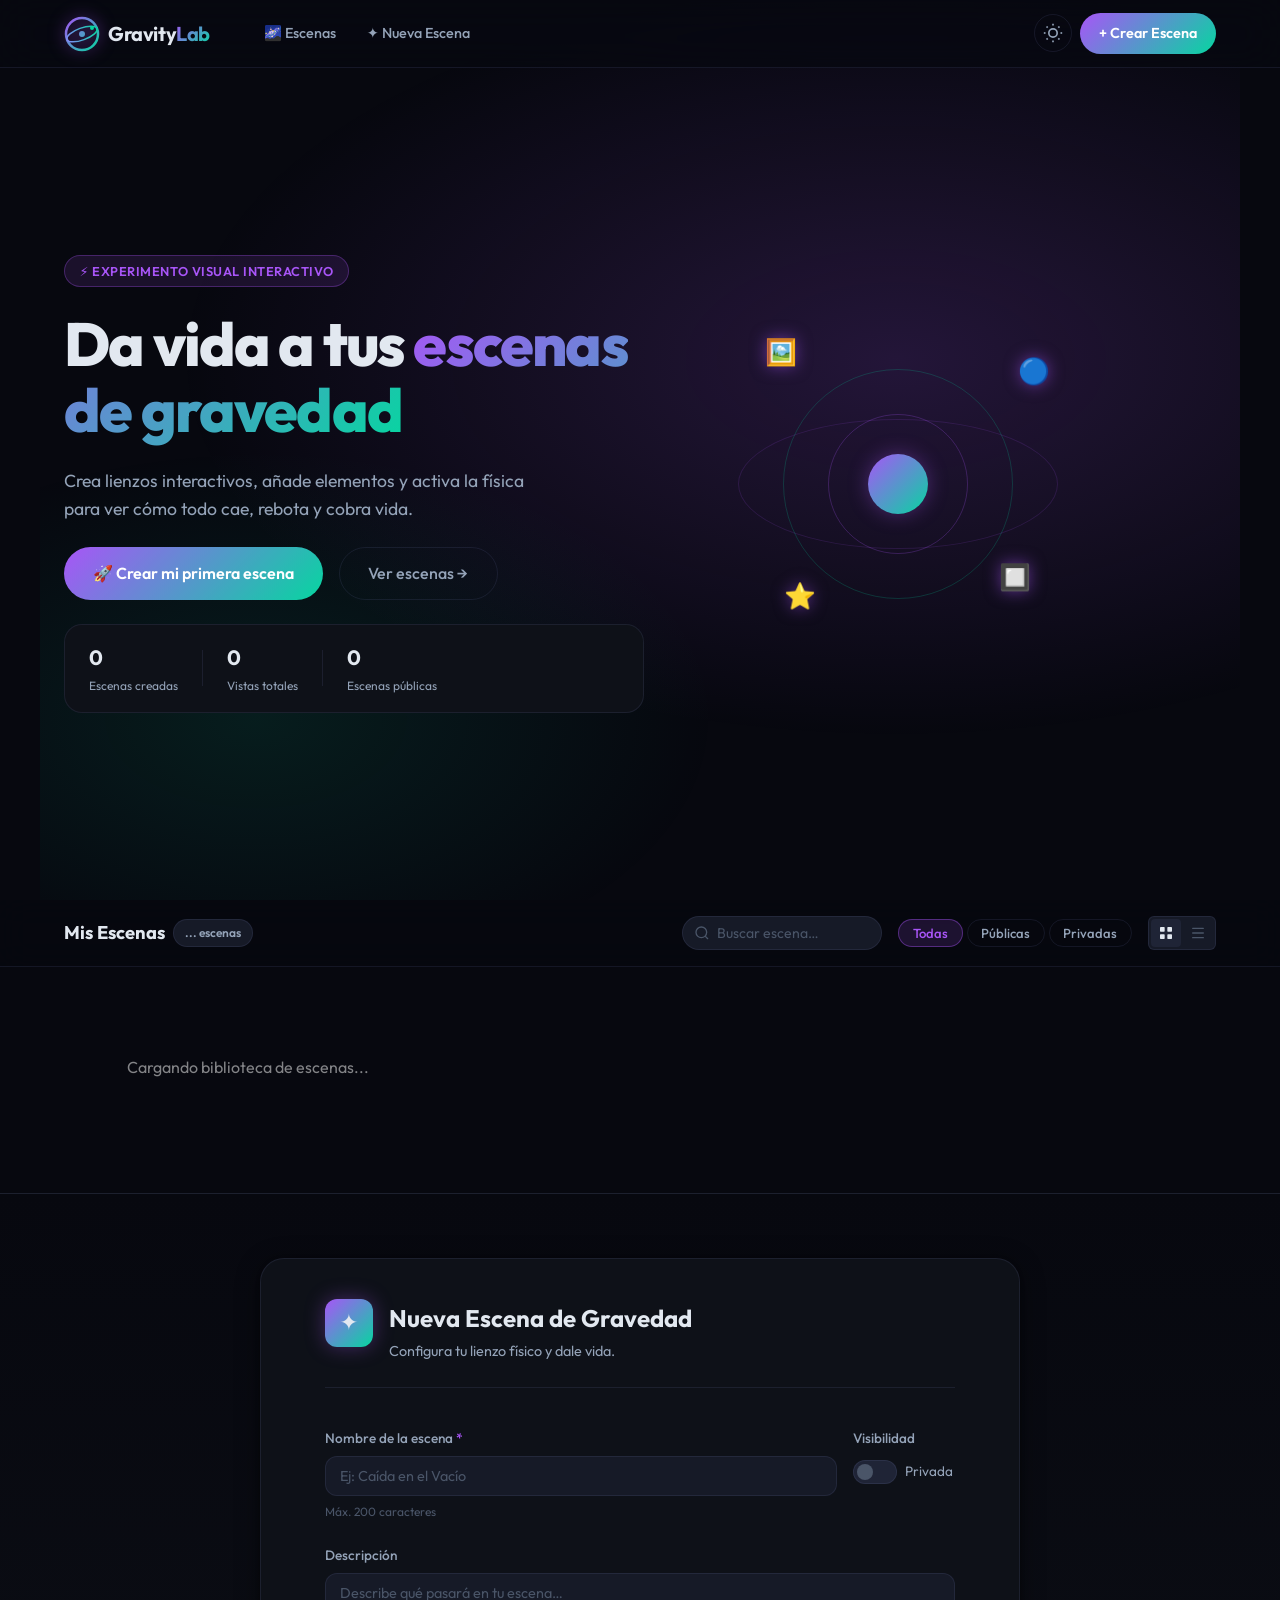
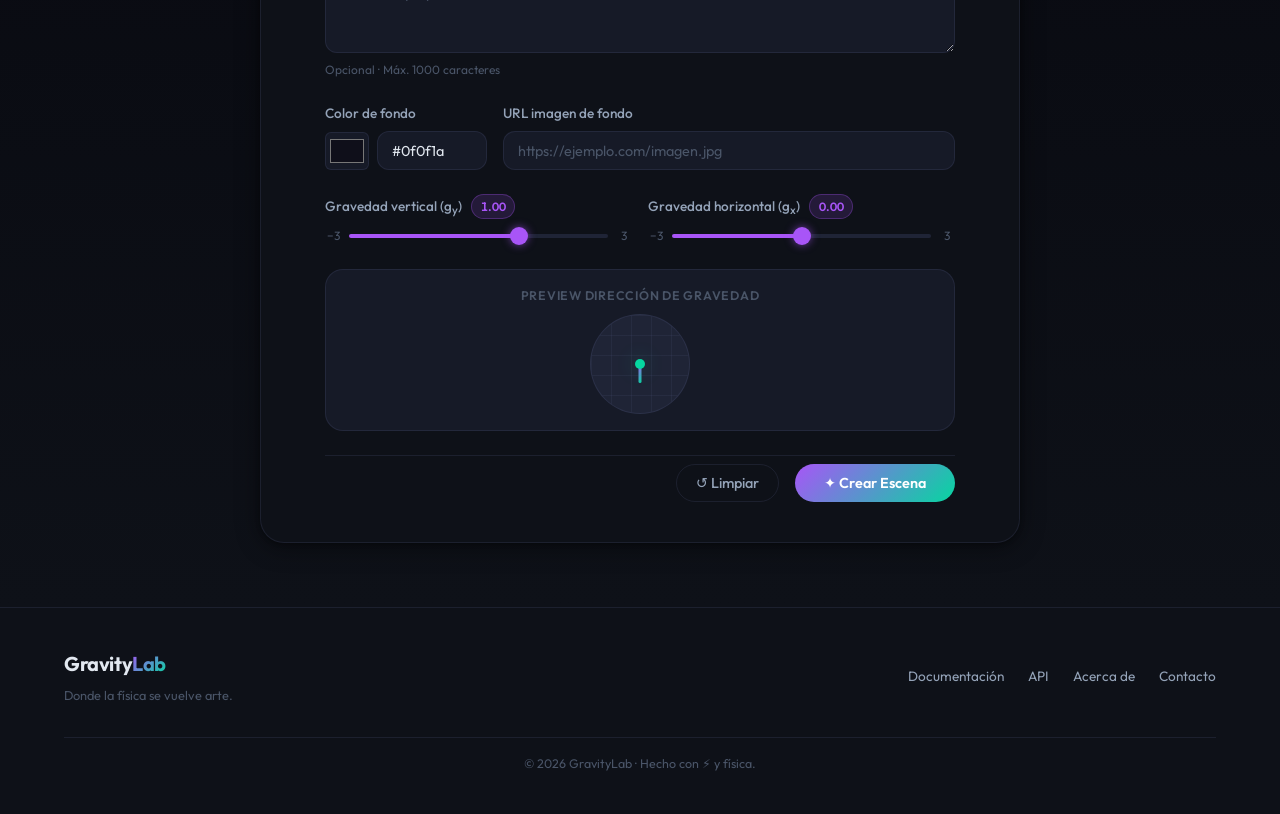
<file: index.html>
<!DOCTYPE html>
<html lang="es">
<head>
  <meta charset="UTF-8" />
  <meta name="viewport" content="width=device-width, initial-scale=1.0" />
  <meta name="description" content="GravityLab — Crea y gestiona escenas de experimentos visuales con efectos de gravedad interactivos." />
  <title>GravityLab — Experimento Visual de Gravedad</title>
  <link rel="stylesheet" href="css/styles.css?v=2" />
  <link rel="preconnect" href="https://fonts.googleapis.com" />
  <link rel="preconnect" href="https://fonts.gstatic.com" crossorigin />
  <link href="https://fonts.googleapis.com/css2?family=Outfit:wght@300;400;500;600;700;800&display=swap" rel="stylesheet" />
</head>
<body>

  <!-- ===================== PARTÍCULAS DE FONDO ===================== -->
  <div class="bg-particles" aria-hidden="true">
    <span class="particle" style="--x:10%;--d:4s;--s:6px"></span>
    <span class="particle" style="--x:25%;--d:6s;--s:4px"></span>
    <span class="particle" style="--x:40%;--d:5s;--s:8px"></span>
    <span class="particle" style="--x:55%;--d:7s;--s:3px"></span>
    <span class="particle" style="--x:70%;--d:4.5s;--s:5px"></span>
    <span class="particle" style="--x:85%;--d:6.5s;--s:7px"></span>
    <span class="particle" style="--x:93%;--d:5.5s;--s:4px"></span>
    <span class="particle" style="--x:5%;--d:8s;--s:3px"></span>
  </div>

  <!-- ===================== NAVBAR ===================== -->
  <header class="navbar" id="navbar">
    <div class="nav-container">
      <a href="index.html" class="nav-brand" id="nav-logo">
        <div class="nav-logo-icon">
          <svg viewBox="0 0 36 36" fill="none" xmlns="http://www.w3.org/2000/svg">
            <circle cx="18" cy="18" r="16" stroke="url(#grad1)" stroke-width="2.5"/>
            <ellipse cx="18" cy="18" rx="16" ry="6" stroke="url(#grad2)" stroke-width="1.5" transform="rotate(-20 18 18)"/>
            <circle cx="18" cy="18" r="3" fill="url(#grad1)"/>
            <circle cx="28" cy="12" r="2" fill="#06d6a0"/>
            <defs>
              <linearGradient id="grad1" x1="2" y1="2" x2="34" y2="34" gradientUnits="userSpaceOnUse">
                <stop stop-color="#a855f7"/>
                <stop offset="1" stop-color="#06d6a0"/>
              </linearGradient>
              <linearGradient id="grad2" x1="2" y1="18" x2="34" y2="18" gradientUnits="userSpaceOnUse">
                <stop stop-color="#818cf8"/>
                <stop offset="1" stop-color="#06d6a0"/>
              </linearGradient>
            </defs>
          </svg>
        </div>
        <span class="nav-brand-text">Gravity<em>Lab</em></span>
      </a>

      <nav class="nav-links" role="navigation" aria-label="Menú principal">
        <a href="#escenas" class="nav-link active" id="nav-escenas">🌌 Escenas</a>
        <a href="#nueva-escena" class="nav-link" id="nav-nueva">✦ Nueva Escena</a>
      </nav>

      <div class="nav-actions">
        <button class="btn-icon" id="btn-theme" title="Cambiar tema" aria-label="Alternar modo claro/oscuro">
          <svg width="20" height="20" viewBox="0 0 24 24" fill="none" stroke="currentColor" stroke-width="2">
            <circle cx="12" cy="12" r="5"/>
            <line x1="12" y1="1" x2="12" y2="3"/>
            <line x1="12" y1="21" x2="12" y2="23"/>
            <line x1="4.22" y1="4.22" x2="5.64" y2="5.64"/>
            <line x1="18.36" y1="18.36" x2="19.78" y2="19.78"/>
            <line x1="1" y1="12" x2="3" y2="12"/>
            <line x1="21" y1="12" x2="23" y2="12"/>
            <line x1="4.22" y1="19.78" x2="5.64" y2="18.36"/>
            <line x1="18.36" y1="5.64" x2="19.78" y2="4.22"/>
          </svg>
        </button>
        <a href="#nueva-escena" class="btn-primary" id="nav-cta">+ Crear Escena</a>
        <button class="nav-hamburger" id="nav-hamburger" aria-label="Abrir menú" aria-expanded="false">
          <span></span><span></span><span></span>
        </button>
      </div>
    </div>
  </header>

  <!-- ===================== HERO ===================== -->
  <section class="hero" id="hero">
    <div class="hero-content">
      <div class="hero-badge">⚡ Experimento Visual Interactivo</div>
      <h1 class="hero-title">Da vida a tus <span class="gradient-text">escenas de gravedad</span></h1>
      <p class="hero-subtitle">
        Crea lienzos interactivos, añade elementos y activa la física para ver cómo todo cae, rebota y cobra vida.
      </p>
      <div class="hero-cta">
        <a href="#nueva-escena" class="btn-primary btn-lg" id="hero-cta-btn">🚀 Crear mi primera escena</a>
        <a href="#escenas" class="btn-ghost btn-lg" id="hero-explore-btn">Ver escenas →</a>
      </div>
      <div class="hero-stats" aria-label="Estadísticas">
        <div class="stat"><strong id="hero-scenes-count">0</strong><span>Escenas creadas</span></div>
        <div class="stat-divider"></div>
        <div class="stat"><strong id="hero-views-count">0</strong><span>Vistas totales</span></div>
        <div class="stat-divider"></div>
        <div class="stat"><strong id="hero-public-count">0</strong><span>Escenas públicas</span></div>
      </div>
    </div>
    <div class="hero-visual" aria-hidden="true">
      <div class="orbit-ring ring-1"></div>
      <div class="orbit-ring ring-2"></div>
      <div class="orbit-ring ring-3"></div>
      <div class="gravity-core"></div>
      <div class="floating-el el-1">🖼️</div>
      <div class="floating-el el-2">🔵</div>
      <div class="floating-el el-3">⭐</div>
      <div class="floating-el el-4">🔲</div>
    </div>
  </section>

  <!-- ===================== FILTROS ===================== -->
  <section class="filters-bar" id="escenas">
    <div class="container">
      <div class="filters-left">
        <h2 class="section-title">Mis Escenas</h2>
        <span class="badge-count" id="total-count">... escenas</span>
      </div>
      <div class="filters-right">
        <div class="search-wrap">
          <svg class="search-icon" width="16" height="16" viewBox="0 0 24 24" fill="none" stroke="currentColor" stroke-width="2"><circle cx="11" cy="11" r="8"/><line x1="21" y1="21" x2="16.65" y2="16.65"/></svg>
          <input type="search" id="search-input" placeholder="Buscar escena…" class="search-input" aria-label="Buscar escenas" />
        </div>
        <div class="filter-chips" role="group" aria-label="Filtrar por visibilidad">
          <button class="chip chip-active" id="chip-todas" data-filter="todas">Todas</button>
          <button class="chip" id="chip-publicas" data-filter="publicas">Públicas</button>
          <button class="chip" id="chip-privadas" data-filter="privadas">Privadas</button>
        </div>
        <div class="view-toggle" role="group" aria-label="Modo de vista">
          <button class="view-btn active" id="view-grid" title="Vista cuadrícula" aria-pressed="true">
            <svg width="16" height="16" viewBox="0 0 24 24" fill="currentColor"><rect x="3" y="3" width="7" height="7" rx="1"/><rect x="14" y="3" width="7" height="7" rx="1"/><rect x="3" y="14" width="7" height="7" rx="1"/><rect x="14" y="14" width="7" height="7" rx="1"/></svg>
          </button>
          <button class="view-btn" id="view-list" title="Vista lista" aria-pressed="false">
            <svg width="16" height="16" viewBox="0 0 24 24" fill="currentColor"><rect x="3" y="4" width="18" height="2" rx="1"/><rect x="3" y="11" width="18" height="2" rx="1"/><rect x="3" y="18" width="18" height="2" rx="1"/></svg>
          </button>
        </div>
      </div>
    </div>
  </section>

  <!-- ===================== LISTADO DE ESCENAS ===================== -->
  <main class="main-content">
    <div class="container">
      <div class="scenes-grid" id="scenes-grid" role="list">
        <!-- Cargando... -->
        <p style="text-align:center; padding: 3rem; color: rgba(255,255,255,0.5)">Cargando biblioteca de escenas...</p>
      </div><!-- /scenes-grid -->
    </div><!-- /container -->
  </main>

  <!-- ===================== FORMULARIO NUEVA ESCENA ===================== -->
  <section class="form-section" id="nueva-escena">
    <div class="container">
      <div class="form-wrapper">
        <div class="form-header">
          <div class="form-header-icon">✦</div>
          <div>
            <h2 class="form-title">Nueva Escena de Gravedad</h2>
            <p class="form-subtitle">Configura tu lienzo físico y dale vida.</p>
          </div>
        </div>

        <form class="gl-form" id="form-nueva-escena" novalidate>

          <!-- Nombre + Público -->
          <div class="form-row">
            <div class="form-group form-group-grow">
              <label for="f-nombre" class="form-label">Nombre de la escena <span class="req" aria-hidden="true">*</span></label>
              <input type="text" id="f-nombre" name="nombre" class="form-input"
                     placeholder="Ej: Caída en el Vacío" required maxlength="200"
                     aria-describedby="f-nombre-hint" />
              <span class="form-hint" id="f-nombre-hint">Máx. 200 caracteres</span>
            </div>
            <div class="form-group">
              <label class="form-label" for="f-publica">Visibilidad</label>
              <div class="toggle-wrap" id="f-publica">
                <button type="button" class="toggle-btn" id="toggle-publica" role="switch"
                        aria-checked="false" aria-label="Hacer pública la escena">
                  <span class="toggle-thumb"></span>
                </button>
                <span class="toggle-label" id="toggle-label">Privada</span>
              </div>
            </div>
          </div>

          <!-- Descripción -->
          <div class="form-group">
            <label for="f-descripcion" class="form-label">Descripción</label>
            <textarea id="f-descripcion" name="descripcion" class="form-textarea"
                      placeholder="Describe qué pasará en tu escena…" rows="3" maxlength="1000"
                      aria-describedby="f-desc-hint"></textarea>
            <span class="form-hint" id="f-desc-hint">Opcional · Máx. 1000 caracteres</span>
          </div>

          <!-- Fondo -->
          <div class="form-row">
            <div class="form-group">
              <label for="f-fondo-color" class="form-label">Color de fondo</label>
              <div class="color-input-wrap">
                <input type="color" id="f-fondo-color" name="fondo_color" class="form-color"
                       value="#0f0f1a" aria-label="Seleccionar color de fondo" />
                <input type="text" id="f-fondo-color-text" class="form-input form-input-hex"
                       value="#0f0f1a" maxlength="7" placeholder="#0f0f1a"
                       aria-label="Valor hexadecimal del color" />
              </div>
            </div>
            <div class="form-group form-group-grow">
              <label for="f-fondo-imagen" class="form-label">URL imagen de fondo</label>
              <input type="url" id="f-fondo-imagen" name="fondo_imagen" class="form-input"
                     placeholder="https://ejemplo.com/imagen.jpg" />
            </div>
          </div>

          <!-- Gravedad -->
          <div class="form-row">
            <div class="form-group form-group-grow">
              <label for="f-gravedad-y" class="form-label">
                Gravedad vertical (g<sub>y</sub>)
                <span class="form-value-badge" id="gy-val">1.00</span>
              </label>
              <div class="range-wrap">
                <span class="range-min">−3</span>
                <input type="range" id="f-gravedad-y" name="gravedad_y" class="form-range"
                       min="-3" max="3" step="0.1" value="1.00"
                       aria-describedby="gy-val" />
                <span class="range-max">3</span>
              </div>
            </div>
            <div class="form-group form-group-grow">
              <label for="f-gravedad-x" class="form-label">
                Gravedad horizontal (g<sub>x</sub>)
                <span class="form-value-badge" id="gx-val">0.00</span>
              </label>
              <div class="range-wrap">
                <span class="range-min">−3</span>
                <input type="range" id="f-gravedad-x" name="gravedad_x" class="form-range"
                       min="-3" max="3" step="0.1" value="0.00"
                       aria-describedby="gx-val" />
                <span class="range-max">3</span>
              </div>
            </div>
          </div>

          <!-- Previsualización -->
          <div class="gravity-preview" id="gravity-preview">
            <div class="preview-label">Preview dirección de gravedad</div>
            <div class="preview-canvas">
              <div class="preview-grid"></div>
              <div class="preview-arrow" id="gravity-arrow" style="--gy:1;--gx:0"></div>
              <div class="preview-dot"></div>
            </div>
          </div>

          <!-- Acciones -->
          <div class="form-actions">
            <button type="reset" class="btn-ghost" id="btn-reset-form">↺ Limpiar</button>
            <button type="submit" class="btn-primary btn-submit" id="btn-submit-form">
              <span class="btn-text">✦ Crear Escena</span>
              <span class="btn-loader" aria-hidden="true"></span>
            </button>
          </div>
        </form>

        <div class="success-message" id="success-msg" role="alert" aria-live="polite" hidden>
          <span class="success-icon">🎉</span>
          <p>¡Escena creada con éxito! Redirigiendo al editor…</p>
        </div>
      </div>
    </div>
  </section>

  <!-- ===================== FOOTER ===================== -->
  <footer class="site-footer" id="footer">
    <div class="container footer-inner">
      <div class="footer-brand">
        <span class="nav-brand-text">Gravity<em>Lab</em></span>
        <p class="footer-tagline">Donde la física se vuelve arte.</p>
      </div>
      <nav class="footer-links">
        <a href="doc.html" target="_blank">Documentación</a>
        <a href="api.html" target="_blank">API</a>
        <a href="about.html" target="_blank">Acerca de</a>
        <a href="contact.html" target="_blank">Contacto</a>
      </nav>
      <p class="footer-copy">&copy; 2026 GravityLab · Hecho con ⚡ y física.</p>
    </div>
  </footer>

  <script src="js/app.js?v=3"></script>
</body>
</html>
</file>
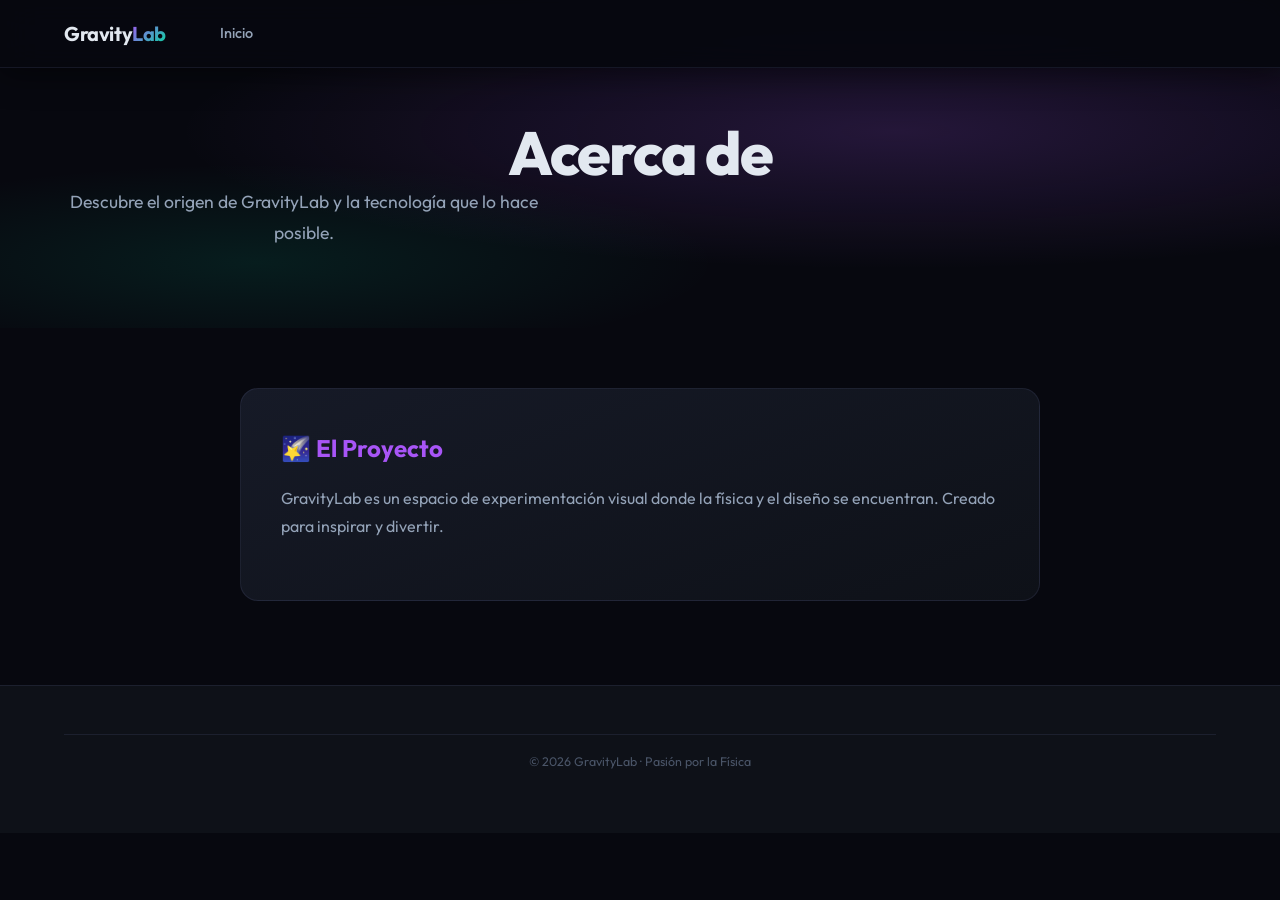
<file: about.html>
<!DOCTYPE html>
<html lang="es">
<head>
  <meta charset="UTF-8" />
  <meta name="viewport" content="width=device-width, initial-scale=1.0" />
  <title>Acerca de — GravityLab</title>
  <link rel="stylesheet" href="css/styles.css?v=2" />
  <link href="https://fonts.googleapis.com/css2?family=Outfit:wght@300;400;500;600;700;800&display=swap" rel="stylesheet" />
  <style>
    .page-header { padding: 120px 0 60px; background: var(--grad-hero); text-align: center; }
    .content-section { padding: 60px 0; max-width: 800px; margin: 0 auto; }
    .card-info { background: var(--grad-card); border: 1px solid var(--clr-border); border-radius: var(--r-lg); padding: var(--space-xl); margin-bottom: var(--space-lg); }
    h2 { color: var(--clr-primary); margin-bottom: 1rem; }
    p { margin-bottom: 1.2rem; color: var(--clr-text-muted); line-height: 1.8; }
  </style>
</head>
<body>
  <header class="navbar scrolled">
    <div class="nav-container">
      <a href="index.html" class="nav-brand">
        <span class="nav-brand-text">Gravity<em>Lab</em></span>
      </a>
      <nav class="nav-links">
        <a href="index.html" class="nav-link">Inicio</a>
      </nav>
    </div>
  </header>

  <section class="page-header">
    <div class="container">
      <h1 class="hero-title">Acerca de</h1>
      <p class="hero-subtitle">Descubre el origen de GravityLab y la tecnología que lo hace posible.</p>
    </div>
  </section>

  <main class="content-section container">
    <div class="card-info">
      <h2>🌠 El Proyecto</h2>
      <p>GravityLab es un espacio de experimentación visual donde la física y el diseño se encuentran. Creado para inspirar y divertir.</p>
    </div>
  </main>

  <footer class="site-footer">
    <div class="container footer-inner" style="justify-content: center;">
      <p class="footer-copy">&copy; 2026 GravityLab · Pasión por la Física</p>
    </div>
  </footer>
</body>
</html>
</file>
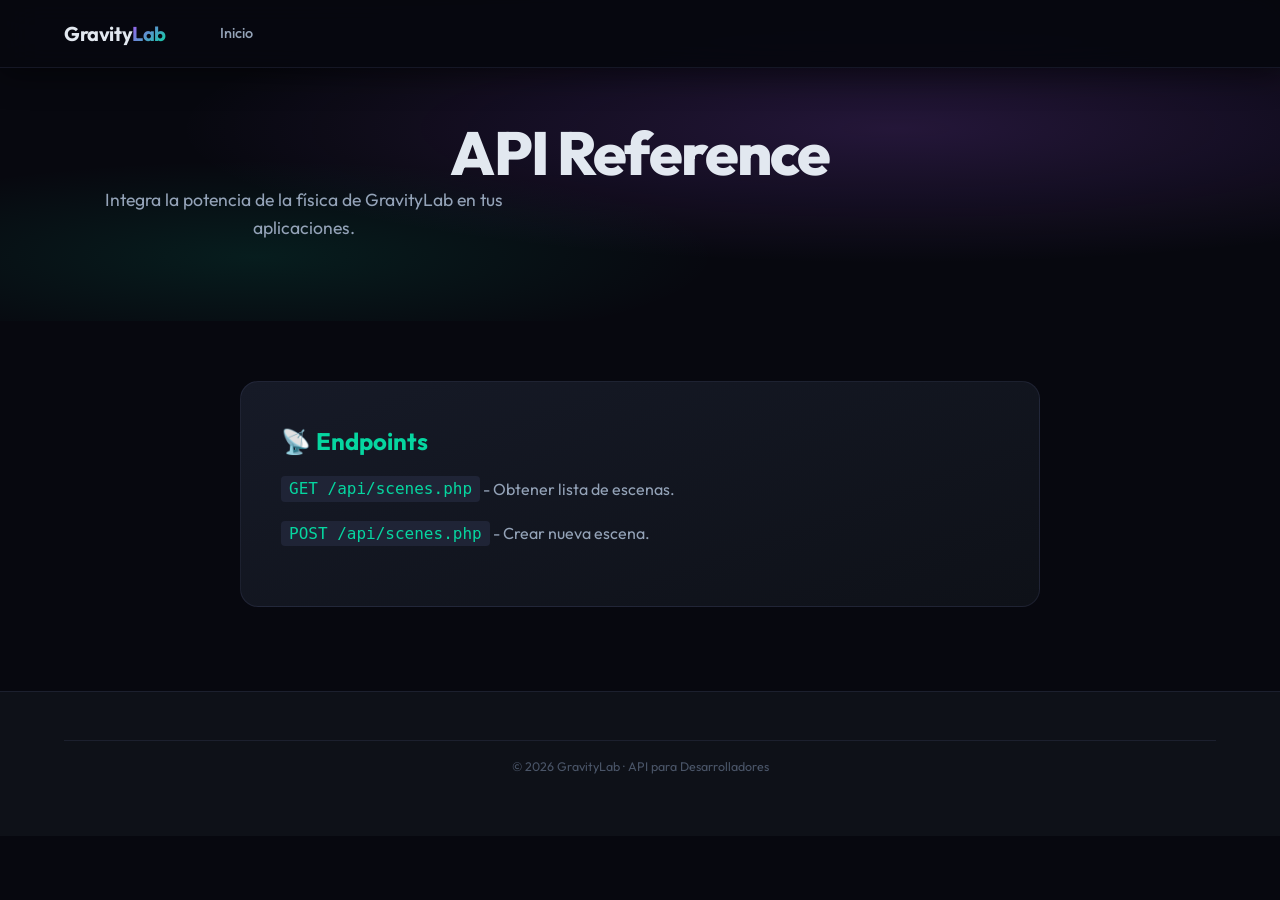
<file: api.html>
<!DOCTYPE html>
<html lang="es">
<head>
  <meta charset="UTF-8" />
  <meta name="viewport" content="width=device-width, initial-scale=1.0" />
  <title>API Reference — GravityLab</title>
  <link rel="stylesheet" href="css/styles.css?v=2" />
  <link href="https://fonts.googleapis.com/css2?family=Outfit:wght@300;400;500;600;700;800&display=swap" rel="stylesheet" />
  <style>
    .page-header { padding: 120px 0 60px; background: var(--grad-hero); text-align: center; }
    .content-section { padding: 60px 0; max-width: 800px; margin: 0 auto; }
    .card-info { background: var(--grad-card); border: 1px solid var(--clr-border); border-radius: var(--r-lg); padding: var(--space-xl); margin-bottom: var(--space-lg); }
    h2 { color: var(--clr-accent); margin-bottom: 1rem; }
    p { margin-bottom: 1.2rem; color: var(--clr-text-muted); }
    code { background: var(--clr-surface-3); padding: 0.2rem 0.5rem; border-radius: 4px; color: var(--clr-accent); font-family: monospace; }
    pre { background: #000; padding: 1rem; border-radius: 8px; overflow-x: auto; color: #0f0; margin-bottom: 1rem; font-size: 0.9rem; }
  </style>
</head>
<body>
  <header class="navbar scrolled">
    <div class="nav-container">
      <a href="index.html" class="nav-brand">
        <span class="nav-brand-text">Gravity<em>Lab</em></span>
      </a>
      <nav class="nav-links">
        <a href="index.html" class="nav-link">Inicio</a>
      </nav>
    </div>
  </header>

  <section class="page-header">
    <div class="container">
      <h1 class="hero-title">API Reference</h1>
      <p class="hero-subtitle">Integra la potencia de la física de GravityLab en tus aplicaciones.</p>
    </div>
  </section>

  <main class="content-section container">
    <div class="card-info">
      <h2>📡 Endpoints</h2>
      <p><code>GET /api/scenes.php</code> - Obtener lista de escenas.</p>
      <p><code>POST /api/scenes.php</code> - Crear nueva escena.</p>
    </div>
  </main>

  <footer class="site-footer">
    <div class="container footer-inner" style="justify-content: center;">
      <p class="footer-copy">&copy; 2026 GravityLab · API para Desarrolladores</p>
    </div>
  </footer>
</body>
</html>
</file>
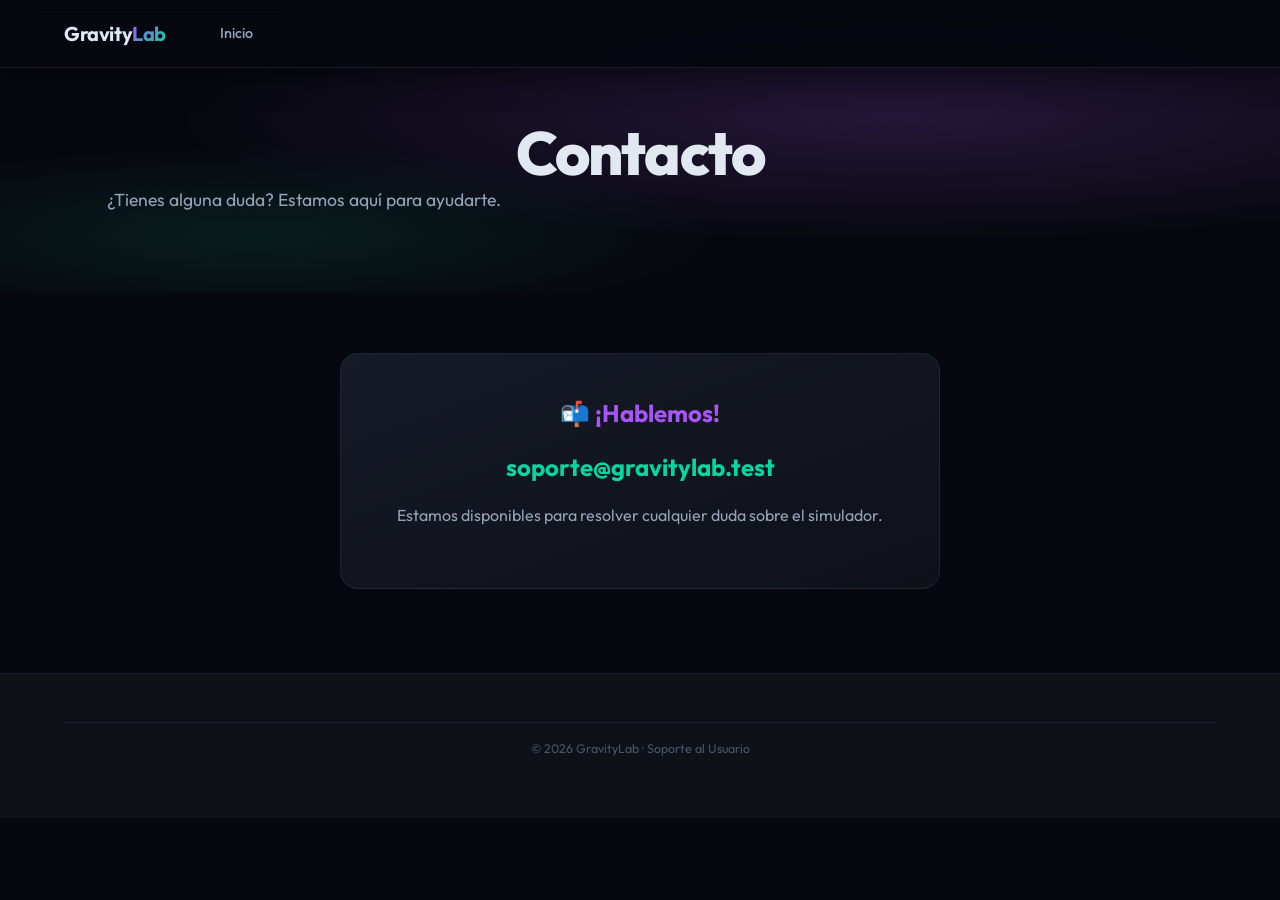
<file: contact.html>
<!DOCTYPE html>
<html lang="es">
<head>
  <meta charset="UTF-8" />
  <meta name="viewport" content="width=device-width, initial-scale=1.0" />
  <title>Contacto — GravityLab</title>
  <link rel="stylesheet" href="css/styles.css?v=2" />
  <link href="https://fonts.googleapis.com/css2?family=Outfit:wght@300;400;500;600;700;800&display=swap" rel="stylesheet" />
  <style>
    .page-header { padding: 120px 0 60px; background: var(--grad-hero); text-align: center; }
    .content-section { padding: 60px 0; max-width: 600px; margin: 0 auto; }
    .card-info { background: var(--grad-card); border: 1px solid var(--clr-border); border-radius: var(--r-lg); padding: var(--space-xl); margin-bottom: var(--space-lg); text-align: center; }
    h2 { color: var(--clr-primary); margin-bottom: 1rem; }
    p { margin-bottom: 1.2rem; color: var(--clr-text-muted); }
    .contact-email { font-size: 1.5rem; color: var(--clr-accent); font-weight: bold; margin: 1rem 0; display: block; }
  </style>
</head>
<body>
  <header class="navbar scrolled">
    <div class="nav-container">
      <a href="index.html" class="nav-brand">
        <span class="nav-brand-text">Gravity<em>Lab</em></span>
      </a>
      <nav class="nav-links">
        <a href="index.html" class="nav-link">Inicio</a>
      </nav>
    </div>
  </header>

  <section class="page-header">
    <div class="container">
      <h1 class="hero-title">Contacto</h1>
      <p class="hero-subtitle">¿Tienes alguna duda? Estamos aquí para ayudarte.</p>
    </div>
  </section>

  <main class="content-section container">
    <div class="card-info">
      <h2>📬 ¡Hablemos!</h2>
      <a href="mailto:soporte@gravitylab.test" class="contact-email">soporte@gravitylab.test</a>
      <p>Estamos disponibles para resolver cualquier duda sobre el simulador.</p>
    </div>
  </main>

  <footer class="site-footer">
    <div class="container footer-inner" style="justify-content: center;">
      <p class="footer-copy">&copy; 2026 GravityLab · Soporte al Usuario</p>
    </div>
  </footer>
</body>
</html>
</file>
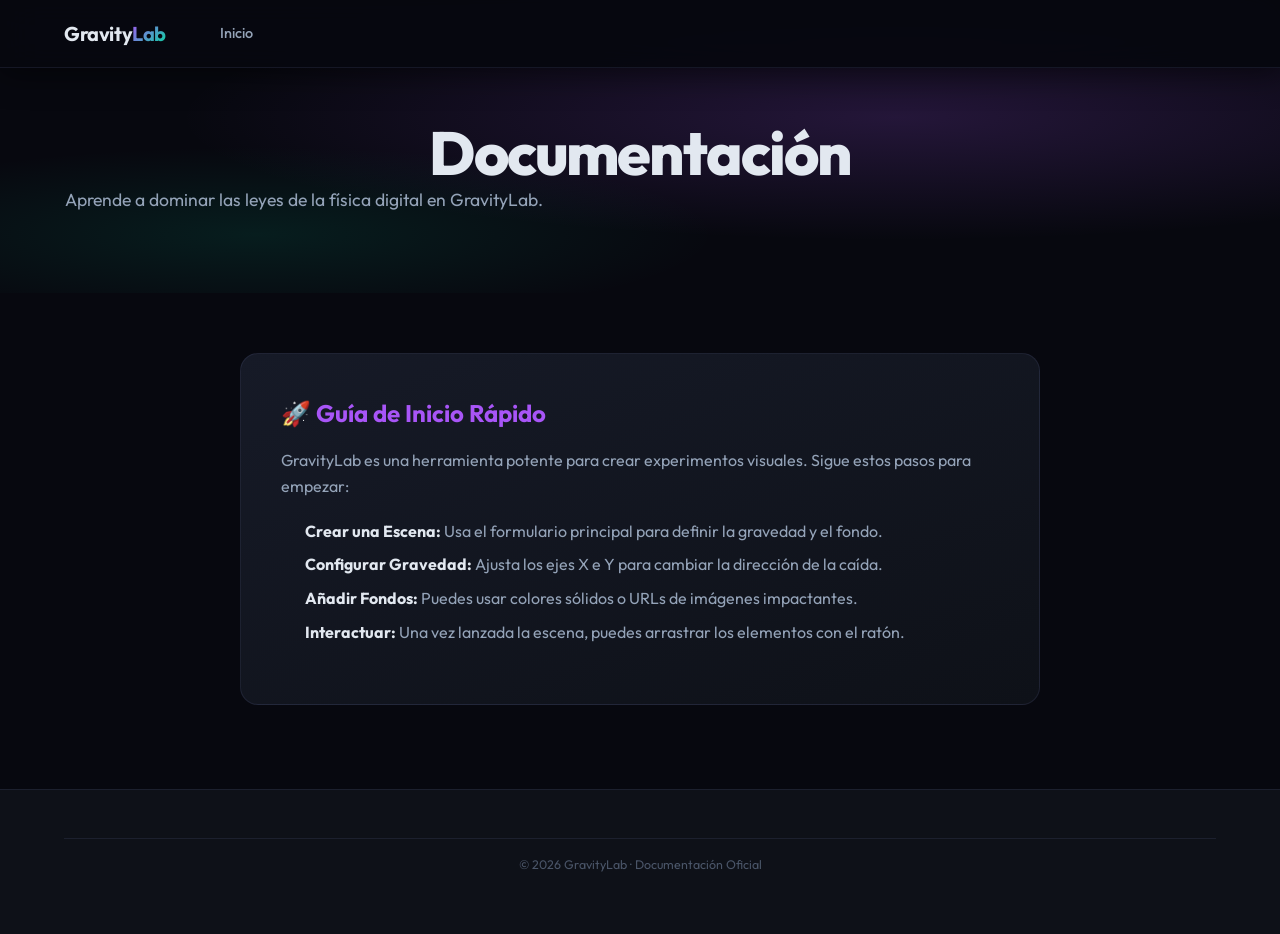
<file: doc.html>
<!DOCTYPE html>
<html lang="es">
<head>
  <meta charset="UTF-8" />
  <meta name="viewport" content="width=device-width, initial-scale=1.0" />
  <title>Documentación — GravityLab</title>
  <link rel="stylesheet" href="css/styles.css?v=2" />
  <link href="https://fonts.googleapis.com/css2?family=Outfit:wght@300;400;500;600;700;800&display=swap" rel="stylesheet" />
  <style>
    .page-header { padding: 120px 0 60px; background: var(--grad-hero); text-align: center; }
    .content-section { padding: 60px 0; max-width: 800px; margin: 0 auto; }
    .card-info { background: var(--grad-card); border: 1px solid var(--clr-border); border-radius: var(--r-lg); padding: var(--space-xl); margin-bottom: var(--space-lg); }
    h2 { color: var(--clr-primary); margin-bottom: 1rem; }
    p { margin-bottom: 1.2rem; color: var(--clr-text-muted); }
    ul { margin-left: 1.5rem; margin-bottom: 1.2rem; color: var(--clr-text-muted); }
    li { margin-bottom: 0.5rem; }
    strong { color: var(--clr-text); }
  </style>
</head>
<body>
  <header class="navbar scrolled">
    <div class="nav-container">
      <a href="index.html" class="nav-brand">
        <span class="nav-brand-text">Gravity<em>Lab</em></span>
      </a>
      <nav class="nav-links">
        <a href="index.html" class="nav-link">Inicio</a>
      </nav>
    </div>
  </header>

  <section class="page-header">
    <div class="container">
      <h1 class="hero-title">Documentación</h1>
      <p class="hero-subtitle">Aprende a dominar las leyes de la física digital en GravityLab.</p>
    </div>
  </section>

  <main class="content-section container">
    <div class="card-info">
      <h2>🚀 Guía de Inicio Rápido</h2>
      <p>GravityLab es una herramienta potente para crear experimentos visuales. Sigue estos pasos para empezar:</p>
      <ul>
        <li><strong>Crear una Escena:</strong> Usa el formulario principal para definir la gravedad y el fondo.</li>
        <li><strong>Configurar Gravedad:</strong> Ajusta los ejes X e Y para cambiar la dirección de la caída.</li>
        <li><strong>Añadir Fondos:</strong> Puedes usar colores sólidos o URLs de imágenes impactantes.</li>
        <li><strong>Interactuar:</strong> Una vez lanzada la escena, puedes arrastrar los elementos con el ratón.</li>
      </ul>
    </div>
  </main>

  <footer class="site-footer">
    <div class="container footer-inner" style="justify-content: center;">
      <p class="footer-copy">&copy; 2026 GravityLab · Documentación Oficial</p>
    </div>
  </footer>
</body>
</html>
</file>
<file: css/styles.css>
/* ================================================================
   GravityLab — Estilos principales
   Design system: dark-space theme, purple/cyan neon accents
   ================================================================ */

/* ── Google Font ya cargada vía <link> ── */

/* ================================================================
   1. DESIGN TOKENS / VARIABLES
   ================================================================ */
:root {
  /* Paleta */
  --clr-bg:          #07080f;
  --clr-surface:     #0e1118;
  --clr-surface-2:   #161a27;
  --clr-surface-3:   #1f2436;
  --clr-border:      rgba(130, 140, 200, 0.12);
  --clr-border-hover:rgba(130, 140, 200, 0.28);

  --clr-primary:     #a855f7;       /* púrpura neón */
  --clr-primary-dim: #7c3aed;
  --clr-accent:      #06d6a0;       /* cian/verde neón */
  --clr-accent-dim:  #059669;

  --clr-text:        #e2e8f0;
  --clr-text-muted:  #94a3b8;
  --clr-text-faint:  #4a5568;

  --clr-danger:      #f43f5e;
  --clr-warn:        #f59e0b;
  --clr-success:     #10b981;

  /* Gradientes */
  --grad-primary: linear-gradient(135deg, #a855f7 0%, #06d6a0 100%);
  --grad-card:    linear-gradient(160deg, #161a27 0%, #0e1118 100%);
  --grad-hero:    radial-gradient(ellipse 80% 60% at 70% 40%, rgba(168,85,247,.18) 0%, transparent 70%),
                  radial-gradient(ellipse 60% 50% at 20% 80%, rgba(6,214,160,.10) 0%, transparent 60%);

  /* Tipografía */
  --font-body: 'Outfit', system-ui, sans-serif;
  --fw-light:  300;
  --fw-reg:    400;
  --fw-med:    500;
  --fw-semi:   600;
  --fw-bold:   700;
  --fw-black:  800;

  /* Espaciado */
  --space-xs: .25rem;
  --space-sm: .5rem;
  --space-md: 1rem;
  --space-lg: 1.5rem;
  --space-xl: 2.5rem;
  --space-2xl:4rem;

  /* Radio */
  --r-sm:  6px;
  --r-md:  12px;
  --r-lg:  18px;
  --r-xl:  24px;
  --r-full:9999px;

  /* Sombras */
  --shadow-card: 0 4px 24px rgba(0,0,0,.45), 0 1px 4px rgba(0,0,0,.3);
  --shadow-glow: 0 0 20px rgba(168,85,247,.35);
  --shadow-glow-accent: 0 0 20px rgba(6,214,160,.3);

  /* Transiciones */
  --ease: cubic-bezier(.4,0,.2,1);
  --ease-bounce: cubic-bezier(.34,1.56,.64,1);
  --dur-fast: 150ms;
  --dur-med: 260ms;
  --dur-slow: 420ms;

  /* Navbar */
  --nav-h: 68px;
}

/* ── MODO CLARO ─────────────────────────────────────────────────── */
.light-theme {
  --clr-bg:          #f1f5f9;
  --clr-surface:     #ffffff;
  --clr-surface-2:   #e2e8f0;
  --clr-surface-3:   #cbd5e1;
  --clr-border:      rgba(15, 23, 42, 0.08);
  --clr-border-hover:rgba(15, 23, 42, 0.15);
  --clr-text:        #0f172a;
  --clr-text-muted:  #475569;
  --clr-text-faint:  #94a3b8;
  
  --grad-card:    linear-gradient(160deg, #ffffff 0%, #f8fafc 100%);
  --grad-hero:    radial-gradient(ellipse 80% 60% at 70% 40%, rgba(168,85,247,.08) 0%, transparent 70%),
                  radial-gradient(ellipse 60% 50% at 20% 80%, rgba(6,214,160,.05) 0%, transparent 60%);
}

/* ================================================================
   2. RESET & BASE
   ================================================================ */
*, *::before, *::after { box-sizing: border-box; margin: 0; padding: 0; }

html {
  scroll-behavior: smooth;
  font-size: 16px;
  -webkit-text-size-adjust: 100%;
}

body {
  font-family: var(--font-body);
  font-weight: var(--fw-reg);
  background-color: var(--clr-bg);
  color: var(--clr-text);
  line-height: 1.6;
  min-height: 100vh;
  overflow-x: hidden;
}

a { color: inherit; text-decoration: none; }
button { cursor: pointer; font-family: inherit; border: none; background: none; }
ul, ol { list-style: none; }
img { max-width: 100%; display: block; }
input, textarea, select { font-family: inherit; }

/* Focus visible accesible */
:focus-visible {
  outline: 2px solid var(--clr-primary);
  outline-offset: 3px;
  border-radius: var(--r-sm);
}

/* ================================================================
   3. UTILIDADES
   ================================================================ */
.container {
  width: 100%;
  max-width: 1200px;
  margin-inline: auto;
  padding-inline: var(--space-lg);
}

.gradient-text {
  background: var(--grad-primary);
  -webkit-background-clip: text;
  background-clip: text;
  -webkit-text-fill-color: transparent;
}

/* ================================================================
   4. PARTÍCULAS DE FONDO
   ================================================================ */
.bg-particles {
  position: fixed;
  inset: 0;
  pointer-events: none;
  z-index: 0;
  overflow: hidden;
}

.particle {
  position: absolute;
  width: var(--s, 5px);
  height: var(--s, 5px);
  left: var(--x, 50%);
  top: -10px;
  border-radius: 50%;
  background: var(--clr-primary);
  opacity: 0;
  animation: fall var(--d, 5s) linear infinite;
  animation-delay: calc(var(--d, 5s) * -.5);
}

.particle:nth-child(even) { background: var(--clr-accent); }

@keyframes fall {
  0%   { transform: translateY(0) scale(1);    opacity: 0; }
  10%  { opacity: .6; }
  90%  { opacity: .2; }
  100% { transform: translateY(110vh) scale(.5); opacity: 0; }
}

/* ================================================================
   5. NAVBAR
   ================================================================ */
.navbar {
  position: fixed;
  top: 0;
  left: 0;
  right: 0;
  z-index: 100;
  height: var(--nav-h);
  background: rgba(7, 8, 15, 0.75);
  backdrop-filter: blur(20px) saturate(180%);
  -webkit-backdrop-filter: blur(20px) saturate(180%);
  border-bottom: 1px solid var(--clr-border);
  transition: background var(--dur-med) var(--ease),
              box-shadow var(--dur-med) var(--ease);
}

.navbar.scrolled {
  background: rgba(7, 8, 15, 0.95);
  box-shadow: 0 4px 32px rgba(0,0,0,.5);
}

.nav-container {
  max-width: 1200px;
  margin-inline: auto;
  padding-inline: var(--space-lg);
  height: 100%;
  display: flex;
  align-items: center;
  gap: var(--space-xl);
}

/* Brand */
.nav-brand {
  display: flex;
  align-items: center;
  gap: var(--space-sm);
  flex-shrink: 0;
  transition: opacity var(--dur-fast);
}

.nav-brand:hover { opacity: .85; }

.nav-logo-icon {
  width: 36px;
  height: 36px;
  flex-shrink: 0;
  filter: drop-shadow(0 0 8px rgba(168,85,247,.6));
  transition: filter var(--dur-med);
}

.nav-brand:hover .nav-logo-icon { filter: drop-shadow(0 0 14px rgba(168,85,247,.9)); }

.nav-brand-text {
  font-size: 1.25rem;
  font-weight: var(--fw-bold);
  letter-spacing: -.02em;
  color: var(--clr-text);
}

.nav-brand-text em {
  font-style: normal;
  background: var(--grad-primary);
  -webkit-background-clip: text;
  background-clip: text;
  -webkit-text-fill-color: transparent;
}

/* Links */
.nav-links {
  display: flex;
  align-items: center;
  gap: var(--space-xs);
  flex: 1;
}

.nav-link {
  padding: .4rem .85rem;
  border-radius: var(--r-full);
  font-size: .9rem;
  font-weight: var(--fw-med);
  color: var(--clr-text-muted);
  transition: color var(--dur-fast), background var(--dur-fast);
  white-space: nowrap;
}

.nav-link:hover, .nav-link.active {
  color: var(--clr-text);
  background: var(--clr-surface-2);
}

.nav-link.active {
  color: var(--clr-primary);
}

/* Acciones navbar */
.nav-actions {
  display: flex;
  align-items: center;
  gap: var(--space-sm);
  flex-shrink: 0;
}

.btn-icon {
  display: flex;
  align-items: center;
  justify-content: center;
  width: 38px;
  height: 38px;
  border-radius: var(--r-full);
  color: var(--clr-text-muted);
  border: 1px solid var(--clr-border);
  transition: color var(--dur-fast), border-color var(--dur-fast), background var(--dur-fast);
}

.btn-icon:hover {
  color: var(--clr-text);
  border-color: var(--clr-border-hover);
  background: var(--clr-surface-2);
}

/* Hamburger */
.nav-hamburger {
  display: none;
  flex-direction: column;
  justify-content: center;
  gap: 5px;
  width: 38px;
  height: 38px;
  padding: 6px;
  border-radius: var(--r-sm);
}

.nav-hamburger span {
  display: block;
  height: 2px;
  background: var(--clr-text-muted);
  border-radius: 2px;
  transition: transform var(--dur-med), opacity var(--dur-med);
}

/* ================================================================
   6. BOTONES GLOBALES
   ================================================================ */
.btn-primary {
  display: inline-flex;
  align-items: center;
  gap: .4rem;
  padding: .55rem 1.2rem;
  border-radius: var(--r-full);
  font-weight: var(--fw-semi);
  font-size: .9rem;
  background: var(--grad-primary);
  color: #fff;
  transition: opacity var(--dur-fast), transform var(--dur-fast), box-shadow var(--dur-med);
  box-shadow: 0 0 0 rgba(168,85,247,0);
}

.btn-primary:hover {
  opacity: .9;
  transform: translateY(-1px);
  box-shadow: var(--shadow-glow);
}

.btn-primary:active { transform: translateY(0); opacity: 1; }

.btn-primary.btn-lg { padding: .8rem 1.8rem; font-size: 1rem; border-radius: var(--r-full); }

.btn-ghost {
  display: inline-flex;
  align-items: center;
  gap: .4rem;
  padding: .55rem 1.2rem;
  border-radius: var(--r-full);
  font-weight: var(--fw-med);
  font-size: .9rem;
  color: var(--clr-text-muted);
  border: 1px solid var(--clr-border);
  transition: color var(--dur-fast), border-color var(--dur-fast), background var(--dur-fast);
}

.btn-ghost:hover {
  color: var(--clr-text);
  border-color: var(--clr-border-hover);
  background: var(--clr-surface-2);
}

.btn-ghost.btn-lg { padding: .8rem 1.8rem; font-size: 1rem; }

/* ================================================================
   7. HERO
   ================================================================ */
.hero {
  position: relative;
  min-height: 100vh;
  display: flex;
  align-items: center;
  padding-top: var(--nav-h);
  padding-inline: var(--space-lg);
  max-width: 1200px;
  margin-inline: auto;
  gap: var(--space-2xl);
  z-index: 1;
  background: var(--grad-hero);
  background-attachment: fixed;
}

.hero-content {
  flex: 1;
  display: flex;
  flex-direction: column;
  gap: var(--space-lg);
  max-width: 580px;
}

.hero-badge {
  display: inline-flex;
  width: fit-content;
  padding: .3rem .9rem;
  border-radius: var(--r-full);
  font-size: .8rem;
  font-weight: var(--fw-semi);
  letter-spacing: .04em;
  text-transform: uppercase;
  background: rgba(168,85,247,.12);
  border: 1px solid rgba(168,85,247,.3);
  color: var(--clr-primary);
  animation: fadeInDown .6s var(--ease) both;
}

.hero-title {
  font-size: clamp(2.2rem, 5vw, 3.8rem);
  font-weight: var(--fw-black);
  line-height: 1.08;
  letter-spacing: -.03em;
  animation: fadeInDown .7s var(--ease) .1s both;
}

.hero-subtitle {
  font-size: 1.1rem;
  color: var(--clr-text-muted);
  max-width: 480px;
  animation: fadeInDown .7s var(--ease) .2s both;
}

.hero-cta {
  display: flex;
  flex-wrap: wrap;
  gap: var(--space-md);
  animation: fadeInDown .7s var(--ease) .3s both;
}

.hero-stats {
  display: flex;
  align-items: center;
  gap: var(--space-lg);
  padding: var(--space-md) var(--space-lg);
  background: var(--clr-surface);
  border: 1px solid var(--clr-border);
  border-radius: var(--r-lg);
  animation: fadeInDown .7s var(--ease) .4s both;
}

.stat { display: flex; flex-direction: column; gap: 2px; }
.stat strong { font-size: 1.3rem; font-weight: var(--fw-bold); color: var(--clr-text); }
.stat span   { font-size: .75rem; color: var(--clr-text-muted); }
.stat-divider { width: 1px; height: 36px; background: var(--clr-border); }

/* Hero visual */
.hero-visual {
  flex: 0 0 380px;
  height: 380px;
  position: relative;
  display: flex;
  align-items: center;
  justify-content: center;
}

.gravity-core {
  width: 60px;
  height: 60px;
  border-radius: 50%;
  background: var(--grad-primary);
  box-shadow: var(--shadow-glow);
  animation: pulse-core 3s ease-in-out infinite;
}

@keyframes pulse-core {
  0%, 100% { transform: scale(1);   box-shadow: 0 0 20px rgba(168,85,247,.4); }
  50%       { transform: scale(1.1); box-shadow: 0 0 40px rgba(168,85,247,.7); }
}

.orbit-ring {
  position: absolute;
  border-radius: 50%;
  border: 1px solid rgba(168,85,247,.25);
}

.ring-1 { width: 140px; height: 140px; animation: orbit 6s linear infinite; }
.ring-2 { width: 230px; height: 230px; border-color: rgba(6,214,160,.2); animation: orbit 10s linear infinite reverse; }
.ring-3 { width: 320px; height: 130px; border-color: rgba(168,85,247,.15); animation: orbit 8s linear infinite; transform-style: preserve-3d; border-radius: 50%; }

@keyframes orbit { from { transform: rotate(0deg); } to { transform: rotate(360deg); } }

.floating-el {
  position: absolute;
  font-size: 1.6rem;
  filter: drop-shadow(0 0 8px rgba(168,85,247,.5));
}

.el-1 { animation: float-el 7s ease-in-out infinite;       top: 10%;  left: 15%; }
.el-2 { animation: float-el 5s ease-in-out infinite 1s;    top: 15%;  right: 10%; }
.el-3 { animation: float-el 6s ease-in-out infinite 2s;    bottom: 15%; left: 20%; }
.el-4 { animation: float-el 8s ease-in-out infinite 0.5s;  bottom: 20%; right: 15%; }

@keyframes float-el {
  0%, 100% { transform: translateY(0) rotate(0deg); }
  33%  { transform: translateY(-18px) rotate(8deg); }
  66%  { transform: translateY(10px) rotate(-5deg); }
}

/* ================================================================
   8. BARRA DE FILTROS
   ================================================================ */
.filters-bar {
  position: sticky;
  top: var(--nav-h);
  z-index: 90;
  background: rgba(7,8,15,.85);
  backdrop-filter: blur(16px);
  border-bottom: 1px solid var(--clr-border);
  padding: var(--space-md) 0;
}

.filters-bar .container {
  display: flex;
  align-items: center;
  flex-wrap: wrap;
  gap: var(--space-md);
  justify-content: space-between;
}

.filters-left { display: flex; align-items: center; gap: var(--space-sm); }
.filters-right { display: flex; align-items: center; gap: var(--space-md); flex-wrap: wrap; }

.section-title {
  font-size: 1.15rem;
  font-weight: var(--fw-bold);
  color: var(--clr-text);
}

.badge-count {
  padding: .2rem .7rem;
  border-radius: var(--r-full);
  font-size: .75rem;
  font-weight: var(--fw-semi);
  background: var(--clr-surface-2);
  color: var(--clr-text-muted);
  border: 1px solid var(--clr-border);
}

/* Buscador */
.search-wrap {
  position: relative;
  display: flex;
  align-items: center;
}

.search-icon {
  position: absolute;
  left: .7rem;
  color: var(--clr-text-faint);
  pointer-events: none;
}

.search-input {
  padding: .42rem .75rem .42rem 2.1rem;
  background: var(--clr-surface-2);
  border: 1px solid var(--clr-border);
  border-radius: var(--r-full);
  color: var(--clr-text);
  font-size: .88rem;
  width: 200px;
  transition: border-color var(--dur-fast), width var(--dur-med) var(--ease);
}

.search-input:focus {
  border-color: var(--clr-primary);
  width: 240px;
  outline: none;
}

.search-input::placeholder { color: var(--clr-text-faint); }

/* Chips de filtro */
.filter-chips { display: flex; gap: 4px; }

.chip {
  padding: .32rem .85rem;
  border-radius: var(--r-full);
  font-size: .82rem;
  font-weight: var(--fw-med);
  color: var(--clr-text-muted);
  border: 1px solid var(--clr-border);
  background: transparent;
  transition: color var(--dur-fast), background var(--dur-fast), border-color var(--dur-fast);
}

.chip:hover { color: var(--clr-text); border-color: var(--clr-border-hover); }

.chip-active {
  background: rgba(168,85,247,.15);
  border-color: rgba(168,85,247,.4);
  color: var(--clr-primary);
}

/* Toggle de vista */
.view-toggle {
  display: flex;
  gap: 2px;
  background: var(--clr-surface-2);
  border: 1px solid var(--clr-border);
  border-radius: var(--r-sm);
  padding: 2px;
}

.view-btn {
  display: flex;
  align-items: center;
  justify-content: center;
  width: 30px;
  height: 28px;
  border-radius: 4px;
  color: var(--clr-text-faint);
  transition: color var(--dur-fast), background var(--dur-fast);
}

.view-btn.active, .view-btn:hover {
  color: var(--clr-text);
  background: var(--clr-surface-3);
}

/* ================================================================
   9. GRID DE ESCENAS
   ================================================================ */
.main-content {
  padding: var(--space-xl) 0 var(--space-2xl);
  position: relative;
  z-index: 1;
}

.scenes-grid {
  display: grid;
  grid-template-columns: repeat(auto-fill, minmax(300px, 1fr));
  gap: var(--space-lg);
}

/* ── Tarjeta de escena ── */
.scene-card {
  background: var(--grad-card);
  border: 1px solid var(--clr-border);
  border-radius: var(--r-xl);
  overflow: hidden;
  display: flex;
  flex-direction: column;
  transition: transform var(--dur-med) var(--ease-bounce),
              border-color var(--dur-med),
              box-shadow var(--dur-med);
  cursor: pointer;
  animation: cardIn .5s var(--ease) both;
}

.scene-card:nth-child(1) { animation-delay: .05s; }
.scene-card:nth-child(2) { animation-delay: .10s; }
.scene-card:nth-child(3) { animation-delay: .15s; }
.scene-card:nth-child(4) { animation-delay: .20s; }
.scene-card:nth-child(5) { animation-delay: .25s; }
.scene-card:nth-child(6) { animation-delay: .30s; }

@keyframes cardIn {
  from { opacity: 0; transform: translateY(20px); }
  to   { opacity: 1; transform: translateY(0); }
}

.scene-card:hover {
  transform: translateY(-6px);
  border-color: var(--clr-border-hover);
  box-shadow: var(--shadow-card), 0 0 0 1px rgba(168,85,247,.2);
}

/* Header de tarjeta */
.scene-card-header {
  height: 90px;
  background: linear-gradient(135deg, var(--card-color, #6d28d9) 0%, color-mix(in srgb, var(--card-color,#6d28d9) 60%, #000) 100%);
  display: flex;
  align-items: flex-end;
  justify-content: space-between;
  padding: var(--space-sm) var(--space-md);
  position: relative;
  overflow: hidden;
}

.scene-card-header::after {
  content: '';
  position: absolute;
  inset: 0;
  background: radial-gradient(ellipse at 80% 20%, rgba(255,255,255,.08) 0%, transparent 60%);
}

.scene-icon {
  font-size: 2rem;
  filter: drop-shadow(0 2px 8px rgba(0,0,0,.4));
  z-index: 1;
  animation: bounce-icon 3s ease-in-out infinite;
}

@keyframes bounce-icon {
  0%, 100% { transform: translateY(0); }
  50%       { transform: translateY(-5px); }
}

.scene-badges {
  display: flex;
  gap: .35rem;
  z-index: 1;
}

.badge {
  padding: .18rem .6rem;
  border-radius: var(--r-full);
  font-size: .7rem;
  font-weight: var(--fw-semi);
}

.badge-public  { background: rgba(6,214,160,.2);  color: #06d6a0; border: 1px solid rgba(6,214,160,.35); }
.badge-private { background: rgba(148,163,184,.15); color: #94a3b8; border: 1px solid rgba(148,163,184,.25); }
.badge-views   { background: rgba(0,0,0,.3); color: #cbd5e1; }

/* Body de tarjeta */
.scene-card-body {
  padding: var(--space-md) var(--space-lg);
  flex: 1;
  display: flex;
  flex-direction: column;
  gap: var(--space-sm);
}

.scene-title {
  font-size: 1.05rem;
  font-weight: var(--fw-bold);
  color: var(--clr-text);
  line-height: 1.3;
}

.scene-desc {
  font-size: .85rem;
  color: var(--clr-text-muted);
  line-height: 1.5;
  display: -webkit-box;
  -webkit-line-clamp: 2;
  -webkit-box-orient: vertical;
  overflow: hidden;
}

.scene-meta {
  display: flex;
  flex-wrap: wrap;
  gap: .4rem;
  margin-top: auto;
  padding-top: var(--space-sm);
}

.meta-item {
  font-size: .72rem;
  padding: .2rem .6rem;
  border-radius: var(--r-sm);
  background: var(--clr-surface-3);
  color: var(--clr-text-muted);
  border: 1px solid var(--clr-border);
}

/* Footer de tarjeta */
.scene-card-footer {
  display: flex;
  align-items: center;
  gap: var(--space-sm);
  padding: var(--space-sm) var(--space-md);
  border-top: 1px solid var(--clr-border);
}

.scene-color-strip {
  width: 4px;
  height: 28px;
  border-radius: 2px;
  flex-shrink: 0;
}

.scene-actions {
  display: flex;
  gap: .35rem;
  margin-left: auto;
}

.btn-card {
  padding: .3rem .75rem;
  border-radius: var(--r-sm);
  font-size: .78rem;
  font-weight: var(--fw-med);
  transition: background var(--dur-fast), color var(--dur-fast), transform var(--dur-fast);
}

.btn-card:hover   { transform: translateY(-1px); }
.btn-card:active  { transform: translateY(0); }

.btn-edit   { background: var(--clr-surface-3); color: var(--clr-text-muted); border: 1px solid var(--clr-border); }
.btn-edit:hover { background: var(--clr-surface-2); color: var(--clr-text); }

.btn-launch { background: rgba(168,85,247,.15); color: var(--clr-primary); border: 1px solid rgba(168,85,247,.3); }
.btn-launch:hover { background: rgba(168,85,247,.25); }

.btn-delete { background: rgba(244,63,94,.1); color: var(--clr-danger); border: 1px solid rgba(244,63,94,.25); }
.btn-delete:hover { background: rgba(244,63,94,.2); }

/* ── Tarjeta ADD ── */
.scene-card-add {
  background: none;
  border: 2px dashed rgba(130,140,200,.2);
  min-height: 220px;
  transition: border-color var(--dur-med), background var(--dur-med);
}

.scene-card-add:hover { border-color: rgba(168,85,247,.5); background: rgba(168,85,247,.04); }

.add-card-inner {
  display: flex;
  flex-direction: column;
  align-items: center;
  justify-content: center;
  height: 100%;
  min-height: 220px;
  gap: var(--space-sm);
  padding: var(--space-xl);
}

.add-card-icon {
  width: 56px;
  height: 56px;
  border-radius: 50%;
  background: var(--clr-surface-2);
  border: 2px solid var(--clr-border);
  display: flex;
  align-items: center;
  justify-content: center;
  font-size: 1.8rem;
  color: var(--clr-text-muted);
  transition: background var(--dur-med), border-color var(--dur-med), color var(--dur-med), transform var(--dur-med) var(--ease-bounce);
}

.scene-card-add:hover .add-card-icon {
  background: rgba(168,85,247,.15);
  border-color: rgba(168,85,247,.5);
  color: var(--clr-primary);
  transform: scale(1.1);
}

.add-card-text {
  font-size: .88rem;
  color: var(--clr-text-faint);
  font-weight: var(--fw-med);
  transition: color var(--dur-fast);
}

.scene-card-add:hover .add-card-text { color: var(--clr-text-muted); }

/* ================================================================
   10. SECCIÓN FORMULARIO
   ================================================================ */
.form-section {
  padding: var(--space-2xl) 0;
  background: linear-gradient(to bottom, var(--clr-bg) 0%, var(--clr-surface) 100%);
  border-top: 1px solid var(--clr-border);
  position: relative;
  z-index: 1;
}

.form-wrapper {
  max-width: 760px;
  margin-inline: auto;
  background: var(--clr-surface);
  border: 1px solid var(--clr-border);
  border-radius: var(--r-xl);
  padding: var(--space-xl) var(--space-2xl);
  box-shadow: var(--shadow-card);
}

.form-header {
  display: flex;
  align-items: flex-start;
  gap: var(--space-md);
  margin-bottom: var(--space-xl);
  padding-bottom: var(--space-lg);
  border-bottom: 1px solid var(--clr-border);
}

.form-header-icon {
  width: 48px;
  height: 48px;
  border-radius: var(--r-md);
  background: var(--grad-primary);
  display: flex;
  align-items: center;
  justify-content: center;
  font-size: 1.4rem;
  flex-shrink: 0;
  box-shadow: var(--shadow-glow);
}

.form-title {
  font-size: 1.5rem;
  font-weight: var(--fw-bold);
  color: var(--clr-text);
}

.form-subtitle {
  font-size: .9rem;
  color: var(--clr-text-muted);
  margin-top: .2rem;
}

/* Grupos y filas */
.gl-form { display: flex; flex-direction: column; gap: var(--space-lg); }

.form-row {
  display: flex;
  gap: var(--space-md);
  flex-wrap: wrap;
  align-items: flex-start;
}

.form-group { display: flex; flex-direction: column; gap: .4rem; }
.form-group-grow { flex: 1 1 200px; }

/* Label */
.form-label {
  font-size: .85rem;
  font-weight: var(--fw-med);
  color: var(--clr-text-muted);
}

.req { color: var(--clr-primary); }

.form-hint {
  font-size: .75rem;
  color: var(--clr-text-faint);
}

/* Inputs */
.form-input,
.form-textarea {
  padding: .6rem .9rem;
  background: var(--clr-surface-2);
  border: 1px solid var(--clr-border);
  border-radius: var(--r-md);
  color: var(--clr-text);
  font-size: .9rem;
  transition: border-color var(--dur-fast), box-shadow var(--dur-fast), background var(--dur-fast);
  width: 100%;
}

.form-input:hover, .form-textarea:hover { border-color: var(--clr-border-hover); }

.form-input:focus, .form-textarea:focus {
  border-color: var(--clr-primary);
  box-shadow: 0 0 0 3px rgba(168,85,247,.12);
  background: var(--clr-surface-3);
  outline: none;
}

.form-input::placeholder, .form-textarea::placeholder { color: var(--clr-text-faint); }
.form-textarea { resize: vertical; min-height: 80px; }

/* Color input */
.color-input-wrap { display: flex; align-items: center; gap: var(--space-sm); }

.form-color {
  width: 44px;
  height: 38px;
  border: 1px solid var(--clr-border);
  border-radius: var(--r-sm);
  background: var(--clr-surface-2);
  cursor: pointer;
  padding: 2px;
}

.form-input-hex { width: 110px; flex-shrink: 0; }

/* Range */
.range-wrap {
  display: flex;
  align-items: center;
  gap: var(--space-sm);
}

.range-min, .range-max {
  font-size: .75rem;
  color: var(--clr-text-faint);
  min-width: 16px;
  text-align: center;
}

.form-range {
  -webkit-appearance: none;
  appearance: none;
  width: 100%;
  height: 4px;
  border-radius: var(--r-full);
  background: linear-gradient(to right, var(--clr-primary) 0%, var(--clr-primary) 50%, var(--clr-surface-3) 50%);
  cursor: pointer;
  outline: none;
}

.form-range::-webkit-slider-thumb {
  -webkit-appearance: none;
  width: 18px;
  height: 18px;
  border-radius: 50%;
  background: var(--clr-primary);
  box-shadow: 0 0 8px rgba(168,85,247,.6);
  transition: transform var(--dur-fast), box-shadow var(--dur-fast);
}

.form-range::-webkit-slider-thumb:hover {
  transform: scale(1.2);
  box-shadow: 0 0 14px rgba(168,85,247,.8);
}

.form-value-badge {
  display: inline-block;
  padding: .1rem .5rem;
  border-radius: var(--r-full);
  font-size: .75rem;
  font-weight: var(--fw-semi);
  background: rgba(168,85,247,.15);
  color: var(--clr-primary);
  border: 1px solid rgba(168,85,247,.3);
  margin-left: .4rem;
  min-width: 44px;
  text-align: center;
  font-variant-numeric: tabular-nums;
}

/* Toggle de visibilidad */
.toggle-wrap { display: flex; align-items: center; gap: var(--space-sm); padding-top: .2rem; }

.toggle-btn {
  position: relative;
  width: 44px;
  height: 24px;
  border-radius: var(--r-full);
  background: var(--clr-surface-3);
  border: 1px solid var(--clr-border);
  transition: background var(--dur-med), border-color var(--dur-med);
  flex-shrink: 0;
}

.toggle-btn[aria-checked="true"] {
  background: rgba(6,214,160,.25);
  border-color: rgba(6,214,160,.5);
}

.toggle-thumb {
  position: absolute;
  top: 3px;
  left: 3px;
  width: 16px;
  height: 16px;
  border-radius: 50%;
  background: var(--clr-text-faint);
  transition: transform var(--dur-med) var(--ease-bounce), background var(--dur-med);
}

.toggle-btn[aria-checked="true"] .toggle-thumb {
  transform: translateX(20px);
  background: var(--clr-accent);
}

.toggle-label {
  font-size: .85rem;
  color: var(--clr-text-muted);
  min-width: 50px;
}

/* Preview de gravedad */
.gravity-preview {
  background: var(--clr-surface-2);
  border: 1px solid var(--clr-border);
  border-radius: var(--r-lg);
  padding: var(--space-md);
  display: flex;
  flex-direction: column;
  gap: var(--space-sm);
  align-items: center;
}

.preview-label {
  font-size: .78rem;
  color: var(--clr-text-faint);
  text-transform: uppercase;
  letter-spacing: .06em;
  font-weight: var(--fw-semi);
}

.preview-canvas {
  width: 100px;
  height: 100px;
  border-radius: 50%;
  background: var(--clr-surface-3);
  border: 1px solid var(--clr-border);
  position: relative;
  display: flex;
  align-items: center;
  justify-content: center;
}

.preview-grid {
  position: absolute;
  inset: 0;
  border-radius: 50%;
  background:
    linear-gradient(rgba(130,140,200,.08) 1px, transparent 1px),
    linear-gradient(90deg, rgba(130,140,200,.08) 1px, transparent 1px);
  background-size: 20px 20px;
}

.preview-dot {
  width: 10px;
  height: 10px;
  border-radius: 50%;
  background: var(--clr-accent);
  box-shadow: var(--shadow-glow-accent);
  z-index: 2;
}

.preview-arrow {
  position: absolute;
  top: 50%;
  left: 50%;
  width: 3px;
  border-radius: 2px;
  background: var(--grad-primary);
  transform-origin: top center;
  /* length = sqrt(gx²+gy²) * 30, max 38px */
  height: 38px;
  z-index: 1;
  transform: translate(-50%, 0) rotate(calc(atan2(var(--gx), var(--gy)) * 1rad));
}

/* Acciones del formulario */
.form-actions {
  display: flex;
  justify-content: flex-end;
  gap: var(--space-md);
  padding-top: var(--space-sm);
  border-top: 1px solid var(--clr-border);
}

.btn-submit {
  position: relative;
  overflow: hidden;
  min-width: 160px;
  justify-content: center;
}

.btn-loader {
  display: none;
  width: 16px;
  height: 16px;
  border: 2px solid rgba(255,255,255,.3);
  border-top-color: #fff;
  border-radius: 50%;
  animation: spin .6s linear infinite;
}

.btn-submit.loading .btn-text { display: none; }
.btn-submit.loading .btn-loader { display: block; }

@keyframes spin { to { transform: rotate(360deg); } }

/* Mensaje de éxito */
.success-message[hidden] { display: none; }
.success-message {
  display: flex;
  align-items: center;
  justify-content: center;
  gap: var(--space-sm);
  margin-top: var(--space-lg);
  padding: var(--space-md) var(--space-lg);
  border-radius: var(--r-md);
  background: rgba(16,185,129,.12);
  border: 1px solid rgba(16,185,129,.3);
  color: var(--clr-success);
  font-weight: var(--fw-med);
  animation: fadeInDown .4s var(--ease);
}

.success-icon { font-size: 1.4rem; }

/* ================================================================
   11. FOOTER
   ================================================================ */
.site-footer {
  background: var(--clr-surface);
  border-top: 1px solid var(--clr-border);
  padding: var(--space-xl) 0;
  position: relative;
  z-index: 1;
}

.footer-inner {
  display: flex;
  align-items: center;
  flex-wrap: wrap;
  gap: var(--space-lg);
  justify-content: space-between;
}

.footer-brand { display: flex; flex-direction: column; gap: .3rem; }
.footer-tagline { font-size: .8rem; color: var(--clr-text-faint); }

.footer-links {
  display: flex;
  gap: var(--space-lg);
  flex-wrap: wrap;
}

.footer-links a {
  font-size: .85rem;
  color: var(--clr-text-muted);
  transition: color var(--dur-fast);
}

.footer-links a:hover { color: var(--clr-primary); }

.footer-copy {
  font-size: .78rem;
  color: var(--clr-text-faint);
  width: 100%;
  text-align: center;
  padding-top: var(--space-md);
  border-top: 1px solid var(--clr-border);
  margin-top: var(--space-sm);
}

/* ================================================================
   12. ANIMACIONES GLOBALES
   ================================================================ */
@keyframes fadeInDown {
  from { opacity: 0; transform: translateY(-14px); }
  to   { opacity: 1; transform: translateY(0); }
}

@keyframes fadeIn {
  from { opacity: 0; }
  to   { opacity: 1; }
}

/* ================================================================
   13. RESPONSIVE
   ================================================================ */

/* Tablets */
@media (max-width: 900px) {
  .hero {
    flex-direction: column;
    min-height: auto;
    padding-top: calc(var(--nav-h) + var(--space-2xl));
    padding-bottom: var(--space-2xl);
    text-align: center;
    align-items: center;
  }

  .hero-content { max-width: 100%; align-items: center; }
  .hero-badge   { align-self: center; }

  .hero-visual {
    flex: 0 0 280px;
    width: 280px;
    height: 280px;
  }

  .hero-stats { justify-content: center; flex-wrap: wrap; }

  .nav-links { display: none; }
  .nav-hamburger { display: flex; }

  .nav-links.open {
    display: flex;
    flex-direction: column;
    position: absolute;
    top: var(--nav-h);
    left: 0; right: 0;
    background: rgba(7,8,15,.97);
    backdrop-filter: blur(20px);
    padding: var(--space-md) var(--space-lg) var(--space-lg);
    border-bottom: 1px solid var(--clr-border);
    gap: .25rem;
    animation: fadeInDown .2s var(--ease);
    z-index: 99;
  }
/* ================================================================
   14. MODALES
   ================================================================ */
.modal {
  position: fixed;
  inset: 0;
  z-index: 2000;
  display: flex;
  align-items: center;
  justify-content: center;
  opacity: 0;
  pointer-events: none;
  transition: opacity var(--dur-med) var(--ease);
  padding: var(--space-md);
}

.modal.open {
  opacity: 1;
  pointer-events: auto;
}

.modal-overlay {
  position: absolute;
  inset: 0;
  background: rgba(7, 8, 15, 0.85);
  backdrop-filter: blur(8px);
}

.modal-container {
  position: relative;
  width: 95%;
  max-width: 550px;
  background-color: var(--clr-surface);
  background-image: var(--grad-card);
  border: 1px solid var(--clr-border);
  border-radius: var(--r-lg);
  box-shadow: 0 24px 48px rgba(0,0,0,0.8);
  padding: var(--space-xl);
  transform: scale(0.95) translateY(10px);
  transition: transform var(--dur-med) var(--ease-bounce);
  z-index: 10;
  display: flex;
  flex-direction: column;
}

.modal.open .modal-container {
  transform: scale(1) translateY(0);
}

.modal-header {
  display: flex;
  align-items: center;
  justify-content: space-between;
  margin-bottom: var(--space-lg);
  width: 100%;
}

.modal-header h3 {
  font-size: 1.6rem;
  font-weight: var(--fw-bold);
  color: var(--clr-text);
  margin: 0;
}

.modal-close {
  width: 40px;
  height: 40px;
  display: flex;
  align-items: center;
  justify-content: center;
  font-size: 2rem;
  color: var(--clr-text-muted);
  border-radius: 50%;
  cursor: pointer;
  transition: all var(--dur-fast);
  background: var(--clr-surface-2);
}

.modal-close:hover {
  background: var(--clr-danger);
  color: white;
}

.modal-body {
  color: var(--clr-text);
  line-height: 1.7;
  font-size: 1rem;
  overflow-y: auto;
  max-height: 70vh;
}

.modal-body strong { color: var(--clr-primary); font-weight: var(--fw-bold); }
.modal-body p { margin-bottom: 1.2rem; }
.modal-body ul { margin-left: 1.5rem; margin-bottom: 1.2rem; list-style: circle; }
.modal-body li { margin-bottom: 0.6rem; }
.modal-body code {
  background: var(--clr-surface-2);
  padding: 0.2rem 0.4rem;
  border-radius: 4px;
  font-family: monospace;
  font-size: 0.9em;
  color: var(--clr-accent);
}

@media (max-width: 600px) {
  .modal-container { padding: var(--space-lg); }
}

  .nav-container { position: relative; }
}

/* Móvil */
@media (max-width: 600px) {
  .hero-title { font-size: 2rem; }
  .form-wrapper { padding: var(--space-lg) var(--space-md); }
  .scenes-grid { grid-template-columns: 1fr; }
  .filters-bar .container { flex-direction: column; align-items: flex-start; gap: var(--space-sm); }
  .filters-right { width: 100%; flex-direction: column; align-items: flex-start; }
  .search-input { width: 100%; }
  .search-input:focus { width: 100%; }
  .footer-inner { flex-direction: column; align-items: flex-start; }
  .form-row { flex-direction: column; }
  .hero-stats { flex-direction: column; gap: var(--space-sm); }
  .stat-divider { width: 40px; height: 1px; }
}
</file>
